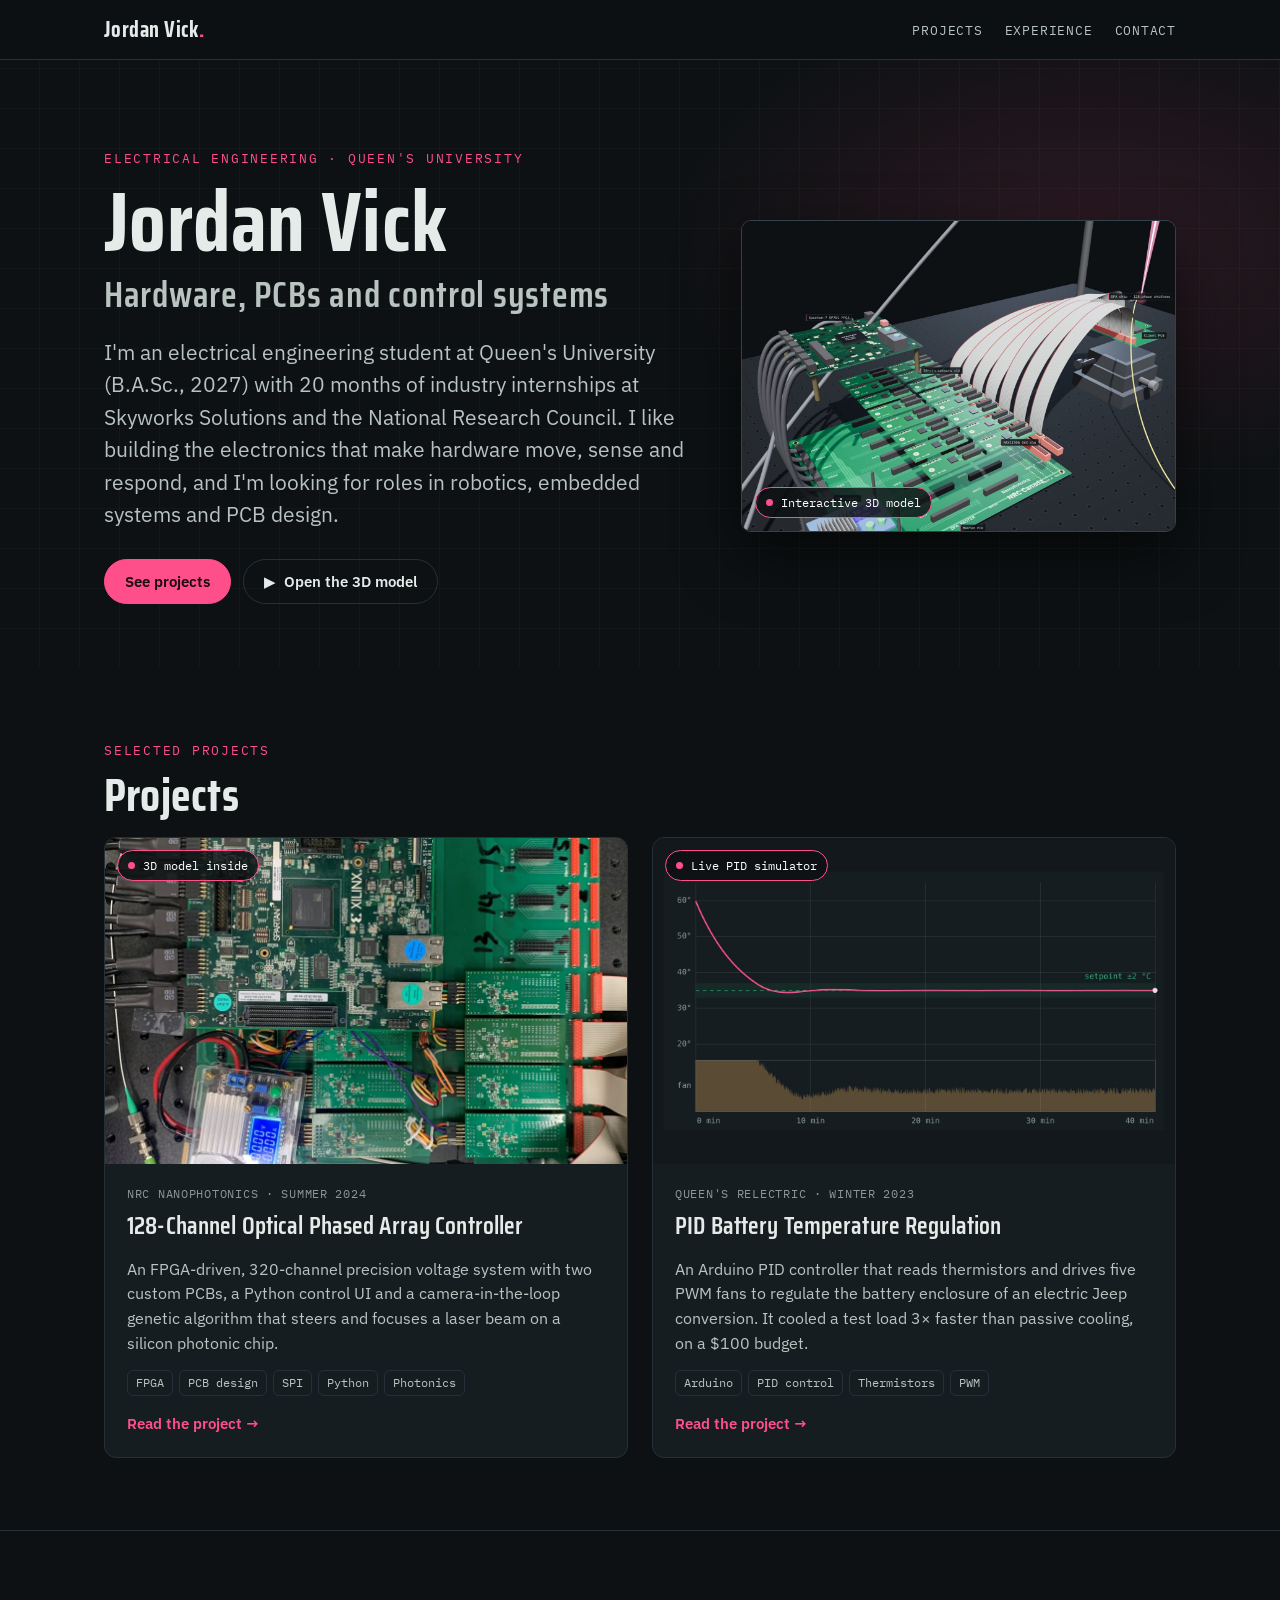
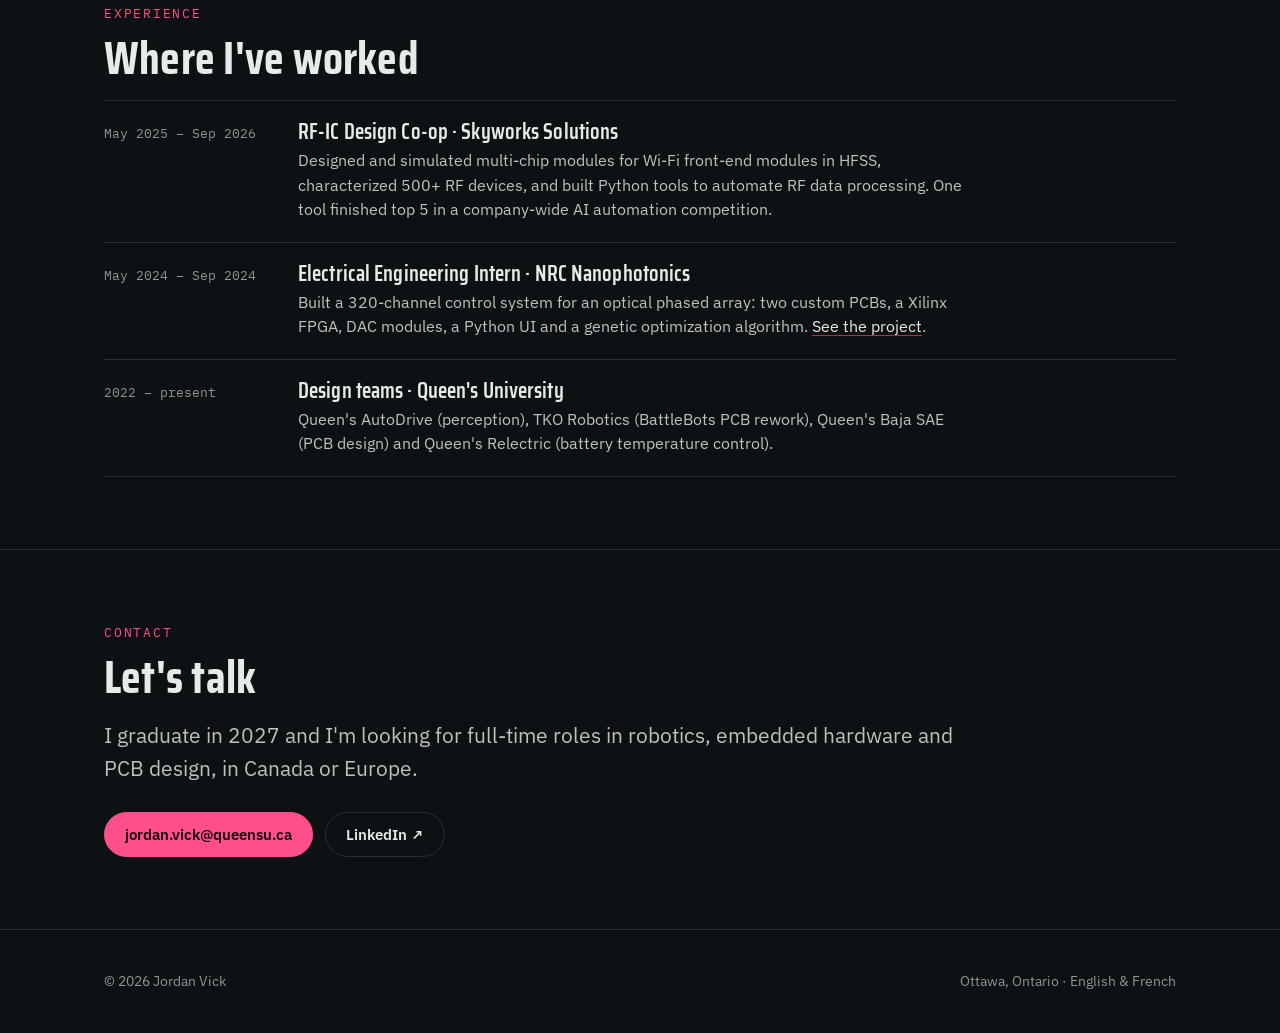
<file: index.html>
<!doctype html>
<html lang="en">
<head>
<meta charset="utf-8">
<meta name="viewport" content="width=device-width, initial-scale=1">
<title>Jordan Vick · Engineering Portfolio</title>
<meta name="description" content="Engineering portfolio of Jordan Vick, Electrical Engineering at Queen's University: hardware, PCB design, FPGA and control systems.">
<meta property="og:title" content="Jordan Vick · Engineering Portfolio">
<meta property="og:description" content="Hardware, PCB design, FPGA and control systems projects, including an interactive 3D model of a 128-channel optical phased array controller.">
<meta property="og:type" content="website">
<meta property="og:url" content="https://jordankylevick-sudo.github.io/Portfolio_JV/">
<meta property="og:image" content="https://jordankylevick-sudo.github.io/Portfolio_JV/assets/og-opa.jpg">
<meta name="twitter:card" content="summary_large_image">
<link rel="preconnect" href="https://fonts.googleapis.com">
<link rel="preconnect" href="https://fonts.gstatic.com" crossorigin>
<link rel="stylesheet" href="https://fonts.googleapis.com/css2?family=IBM+Plex+Mono:wght@400;500&family=IBM+Plex+Sans:wght@400;500;600&family=Saira+Condensed:wght@600;700&display=swap">
<link rel="stylesheet" href="assets/style.css">
</head>
<body>
<nav class="nav" aria-label="Main">
  <div class="wrap">
    <a class="brand" href="./">Jordan Vick<span>.</span></a>
    <ul>
      <li><a class="l" href="#projects">Projects</a></li>
      <li><a class="l" href="#experience">Experience</a></li>
      <li><a class="l" href="#contact">Contact</a></li>
    </ul>
  </div>
</nav>

<main>
<header class="hero">
  <div class="wrap">
    <div>
      <p class="eyebrow">Electrical Engineering · Queen's University</p>
      <h1>Jordan Vick<span>Hardware, PCBs and control systems</span></h1>
      <p class="lead">I'm an electrical engineering student at Queen's University (B.A.Sc., 2027) with 20 months of industry internships at Skyworks Solutions and the National Research Council. I like building the electronics that make hardware move, sense and respond, and I'm looking for roles in robotics, embedded systems and PCB design.</p>
      <div class="cta-row">
        <a class="btn primary" href="#projects">See projects</a>
        <a class="btn" href="projects/opa-controller.html#model">▶&nbsp; Open the 3D model</a>
      </div>
    </div>
    <a class="hero-fig" href="projects/opa-controller.html#model" aria-label="Open the interactive 3D model of the OPA controller">
      <img src="assets/img/opa-3d-exploded.jpg" alt="Exploded 3D render of the optical phased array controller: FPGA board above 16 DAC modules on the master PCB, with ribbon cables to the chip" width="1400" height="1000">
      <span class="tag"><i></i>Interactive 3D model</span>
    </a>
  </div>
</header>

<section id="projects">
  <div class="wrap">
    <p class="eyebrow">Selected projects</p>
    <h2>Projects</h2>
    <div class="cards">
      <a class="card" href="projects/opa-controller.html">
        <div class="media"><img src="assets/img/opa-final-system.jpg" alt="Assembled OPA controller on an optical table: Spartan-7 FPGA, DAC modules and power supply on the custom master PCB" loading="lazy"><span class="tag"><i></i>3D model inside</span></div>
        <div class="body">
          <div class="meta">NRC Nanophotonics · Summer 2024</div>
          <h3>128-Channel Optical Phased Array Controller</h3>
          <p>An FPGA-driven, 320-channel precision voltage system with two custom PCBs, a Python control UI and a camera-in-the-loop genetic algorithm that steers and focuses a laser beam on a silicon photonic chip.</p>
          <div class="chips"><span class="chip">FPGA</span><span class="chip">PCB design</span><span class="chip">SPI</span><span class="chip">Python</span><span class="chip">Photonics</span></div>
          <span class="go">Read the project →</span>
        </div>
      </a>
      <a class="card" href="projects/temperature-regulation.html">
        <div class="media"><img src="assets/img/pid-card.jpg" alt="Simulated temperature response of the PID-controlled battery enclosure settling at its setpoint" loading="lazy"><span class="tag"><i></i>Live PID simulator</span></div>
        <div class="body">
          <div class="meta">Queen's Relectric · Winter 2023</div>
          <h3>PID Battery Temperature Regulation</h3>
          <p>An Arduino PID controller that reads thermistors and drives five PWM fans to regulate the battery enclosure of an electric Jeep conversion. It cooled a test load 3× faster than passive cooling, on a $100 budget.</p>
          <div class="chips"><span class="chip">Arduino</span><span class="chip">PID control</span><span class="chip">Thermistors</span><span class="chip">PWM</span></div>
          <span class="go">Read the project →</span>
        </div>
      </a>
    </div>
  </div>
</section>

<section id="experience">
  <div class="wrap">
    <p class="eyebrow">Experience</p>
    <h2>Where I've worked</h2>
    <div class="xp">
      <div class="xp-row"><div class="when">May 2025 – Sep 2026</div><div><h3>RF-IC Design Co-op · Skyworks Solutions</h3><p>Designed and simulated multi-chip modules for Wi-Fi front-end modules in HFSS, characterized 500+ RF devices, and built Python tools to automate RF data processing. One tool finished top 5 in a company-wide AI automation competition.</p></div></div>
      <div class="xp-row"><div class="when">May 2024 – Sep 2024</div><div><h3>Electrical Engineering Intern · NRC Nanophotonics</h3><p>Built a 320-channel control system for an optical phased array: two custom PCBs, a Xilinx FPGA, DAC modules, a Python UI and a genetic optimization algorithm. <a href="projects/opa-controller.html">See the project</a>.</p></div></div>
      <div class="xp-row"><div class="when">2022 – present</div><div><h3>Design teams · Queen's University</h3><p>Queen's AutoDrive (perception), TKO Robotics (BattleBots PCB rework), Queen's Baja SAE (PCB design) and Queen's Relectric (battery temperature control).</p></div></div>
    </div>
  </div>
</section>

<section id="contact">
  <div class="wrap">
    <p class="eyebrow">Contact</p>
    <h2>Let's talk</h2>
    <p class="lead">I graduate in 2027 and I'm looking for full-time roles in robotics, embedded hardware and PCB design, in Canada or Europe.</p>
    <div class="cta-row">
      <a class="btn primary" href="mailto:jordan.vick@queensu.ca">jordan.vick@queensu.ca</a>
      <a class="btn" href="https://www.linkedin.com/in/jordanvick/" target="_blank" rel="noopener">LinkedIn ↗</a>
    </div>
  </div>
</section>
</main>

<footer>
  <div class="wrap">
    <span>© 2026 Jordan Vick</span>
    <span>Ottawa, Ontario · English &amp; French</span>
  </div>
</footer>
</body>
</html>
</file>
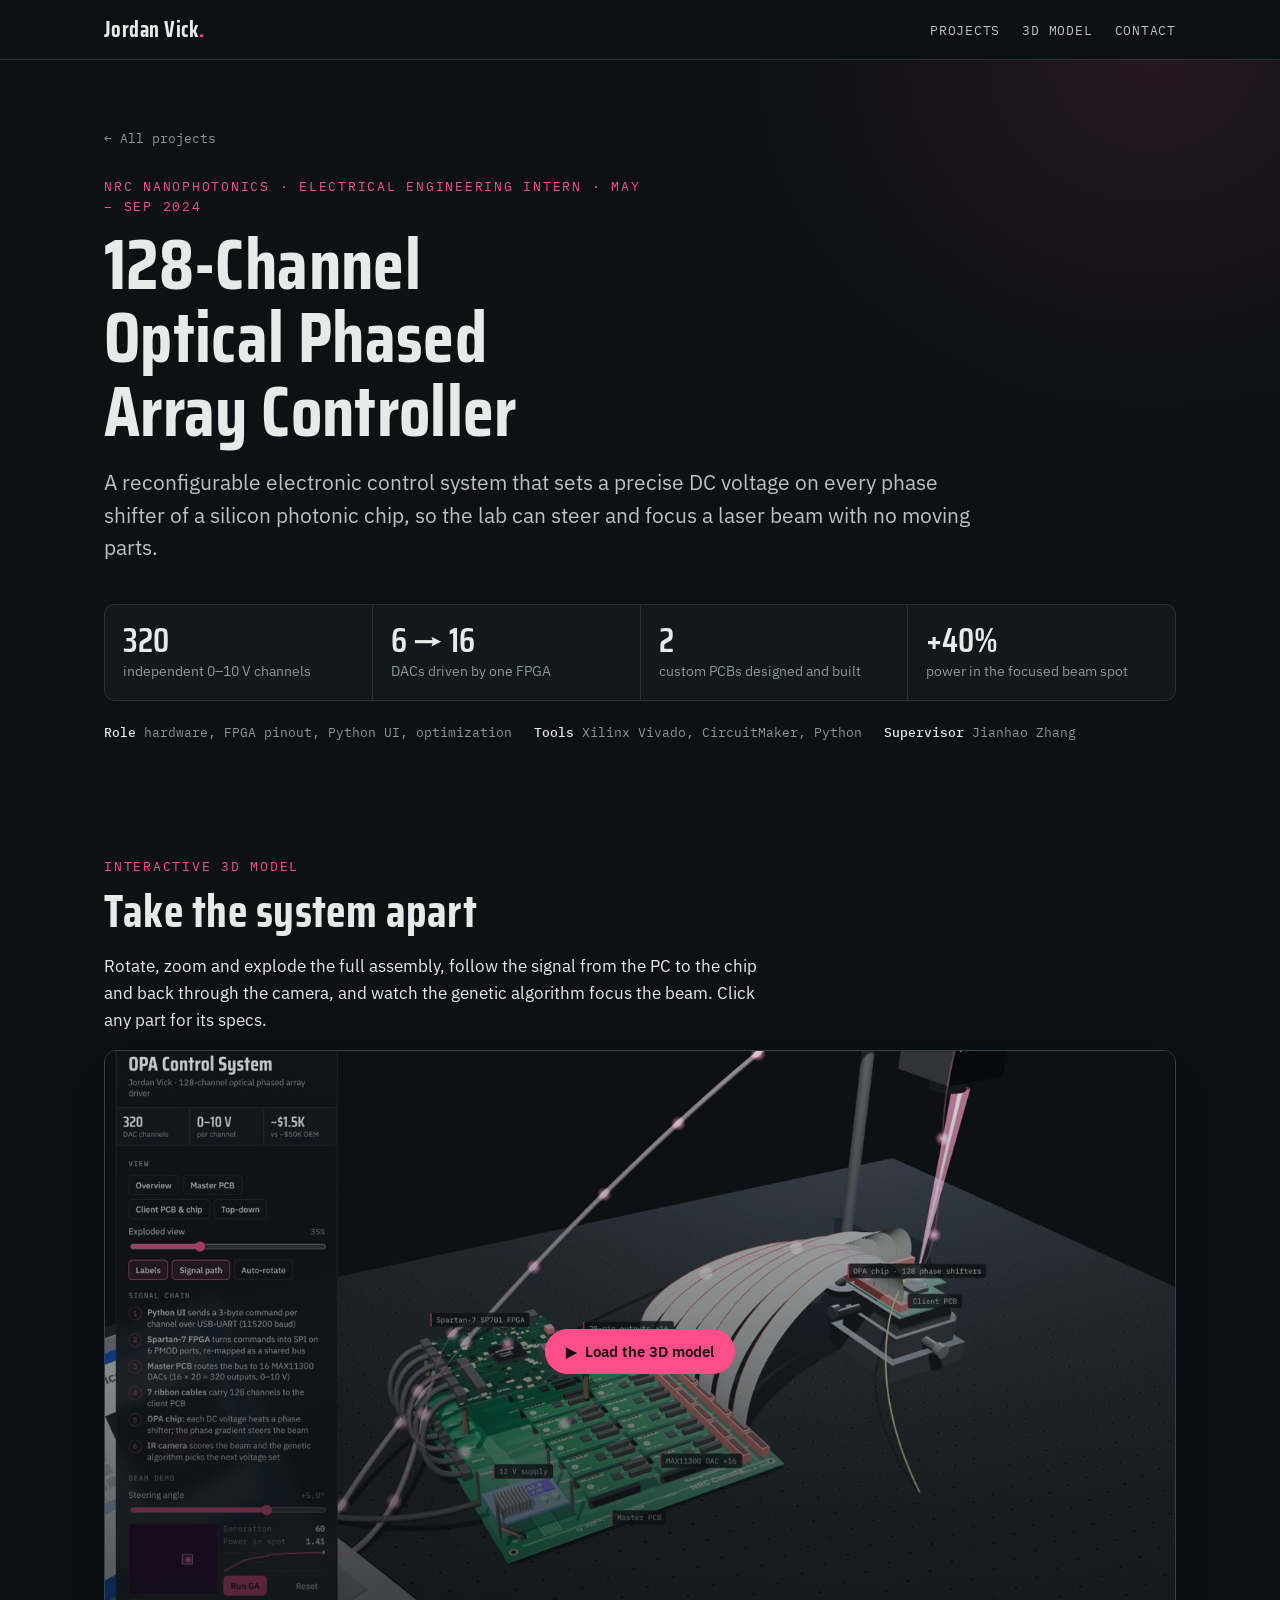
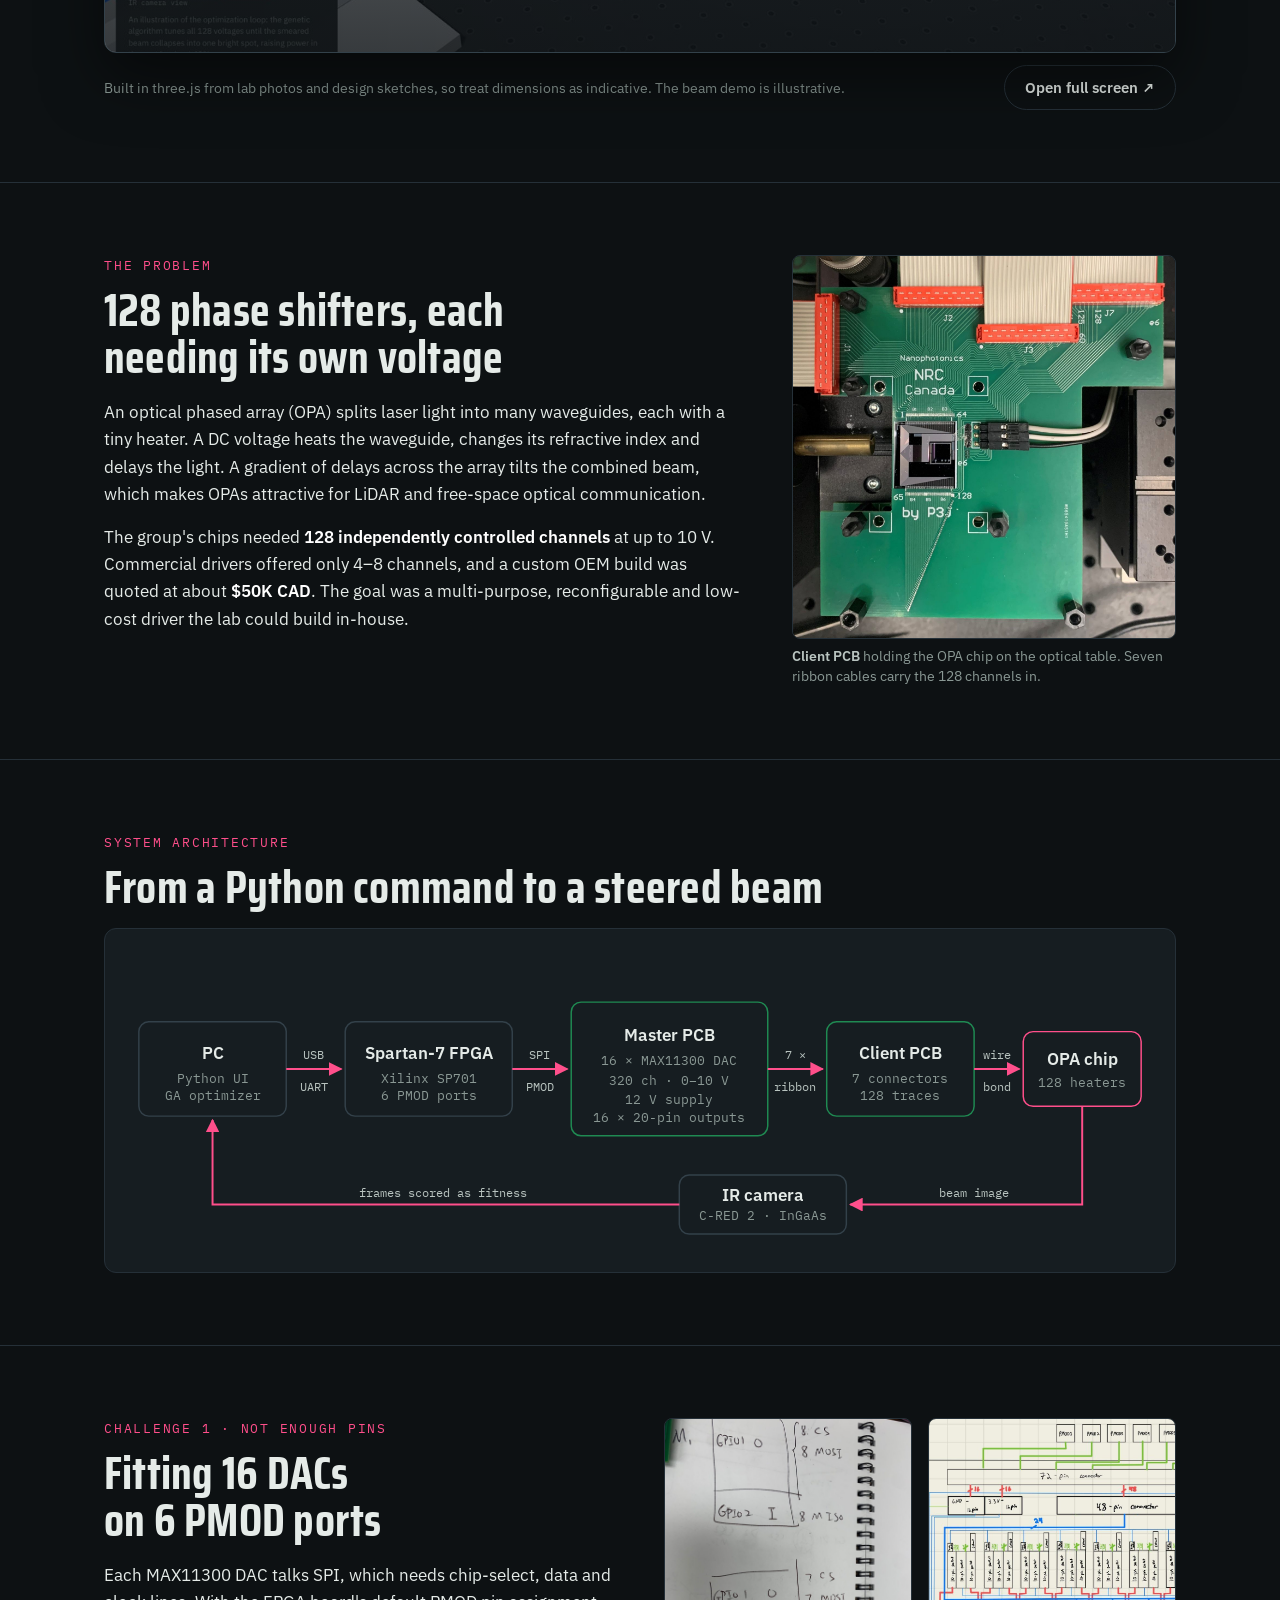
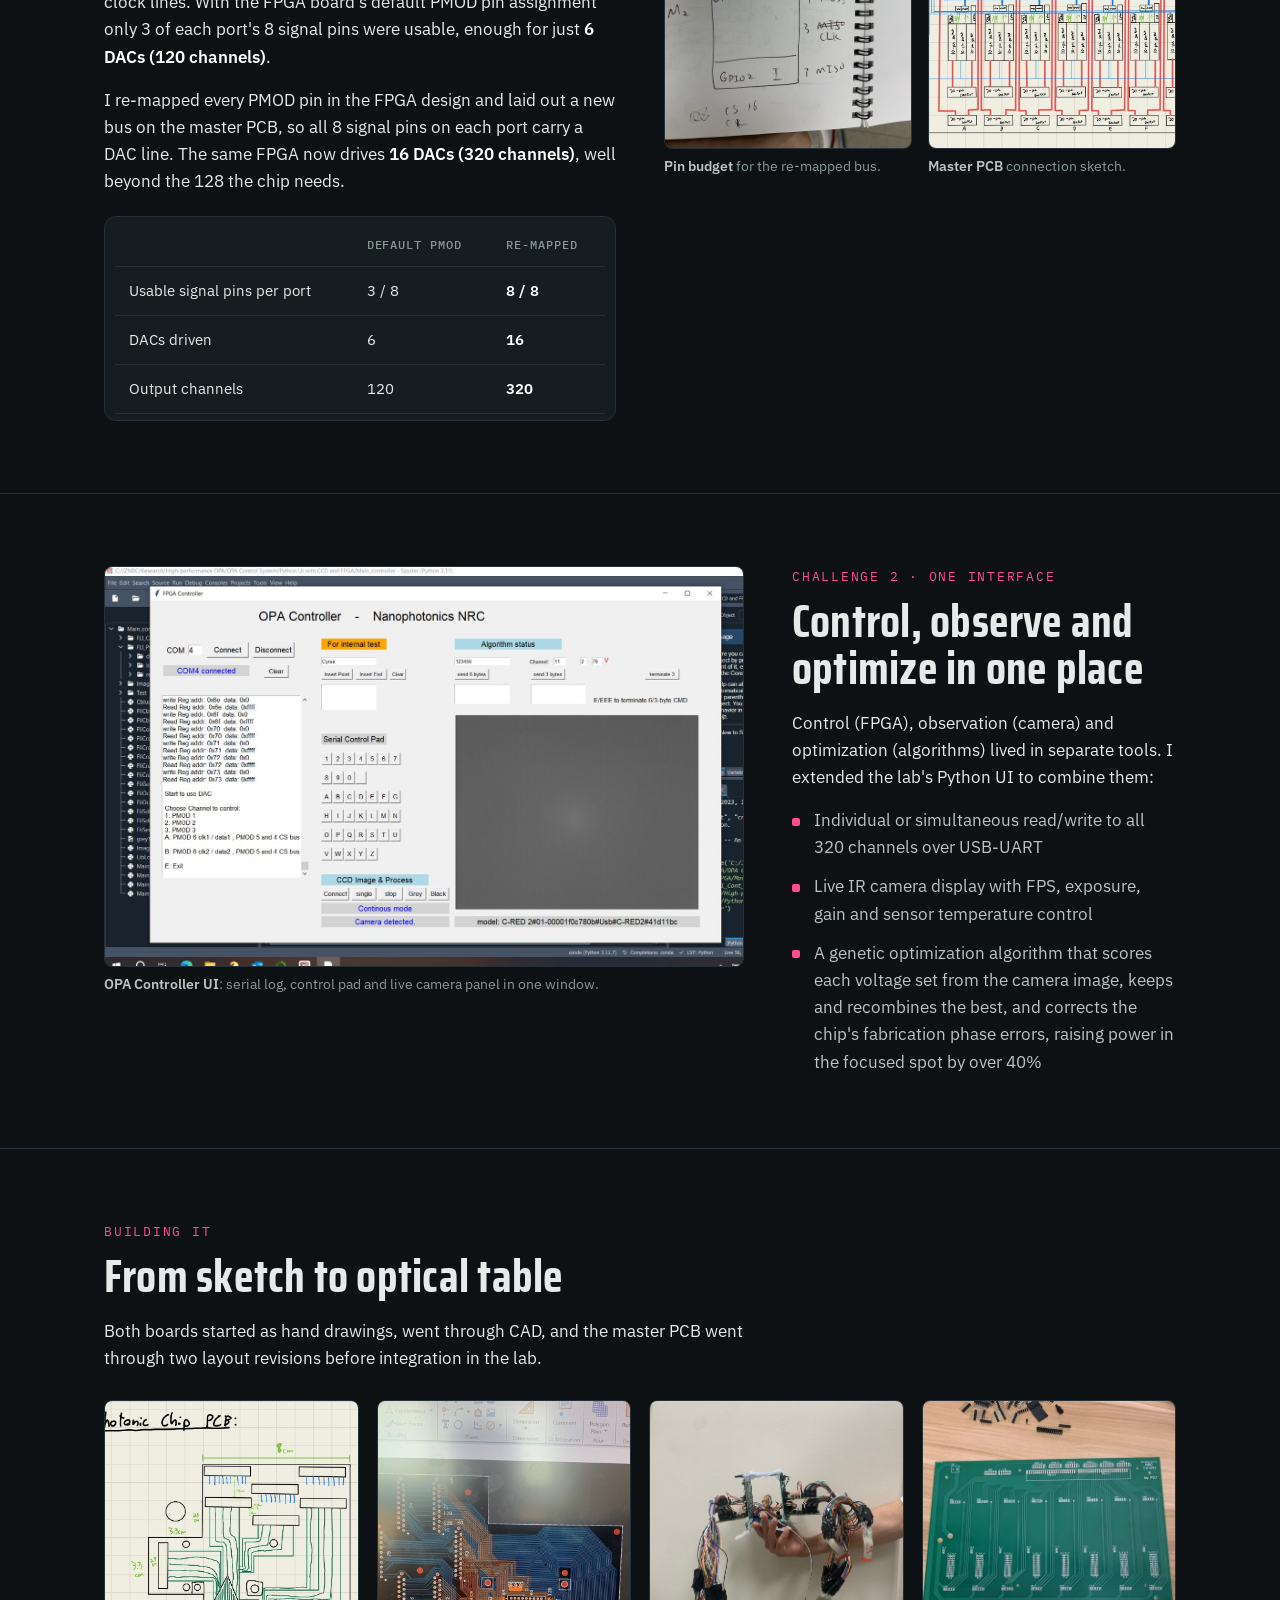
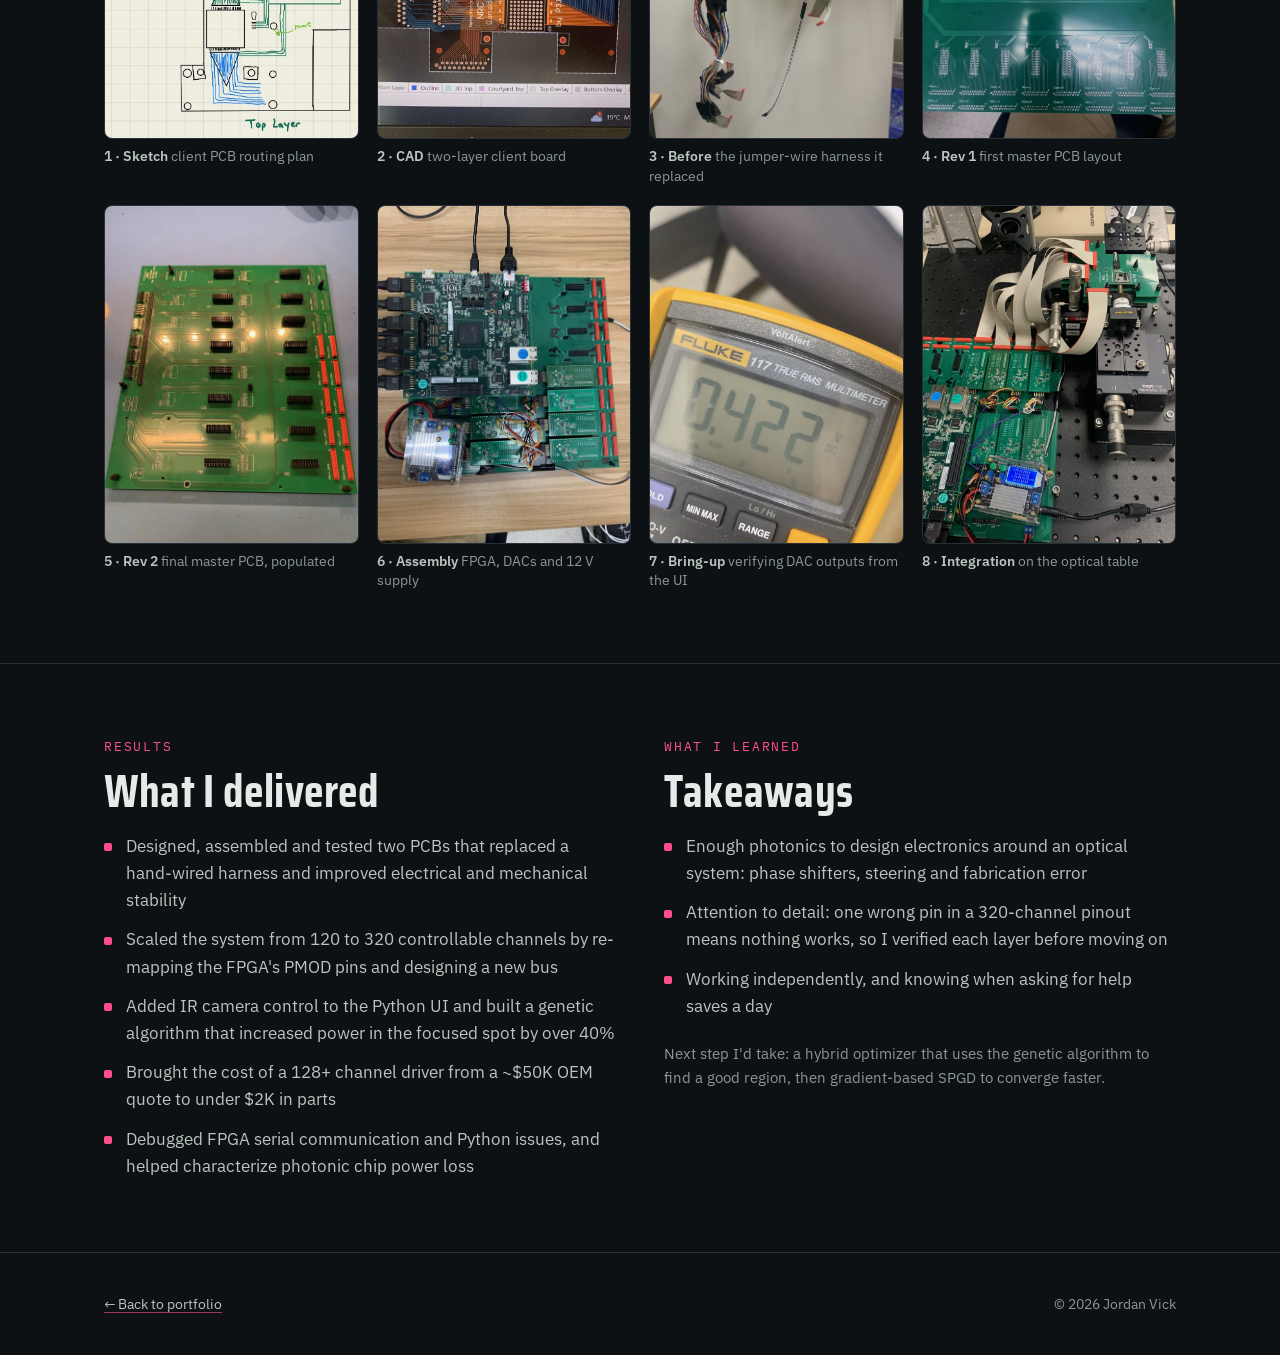
<file: projects/opa-controller.html>
<!doctype html>
<html lang="en">
<head>
<meta charset="utf-8">
<meta name="viewport" content="width=device-width, initial-scale=1">
<title>OPA Controller · Jordan Vick</title>
<meta name="description" content="A 320-channel FPGA and custom-PCB control system for a 128-channel optical phased array, built at NRC Nanophotonics. Includes an interactive 3D model.">
<meta property="og:title" content="128-Channel Optical Phased Array Controller · Jordan Vick">
<meta property="og:description" content="FPGA, two custom PCBs, 16 DACs and a camera-in-the-loop genetic algorithm. Explore it in 3D.">
<meta property="og:type" content="article">
<meta property="og:url" content="https://jordankylevick-sudo.github.io/Portfolio_JV/projects/opa-controller.html">
<meta property="og:image" content="https://jordankylevick-sudo.github.io/Portfolio_JV/assets/og-opa.jpg">
<meta name="twitter:card" content="summary_large_image">
<link rel="preconnect" href="https://fonts.googleapis.com">
<link rel="preconnect" href="https://fonts.gstatic.com" crossorigin>
<link rel="stylesheet" href="https://fonts.googleapis.com/css2?family=IBM+Plex+Mono:wght@400;500&family=IBM+Plex+Sans:wght@400;500;600&family=Saira+Condensed:wght@600;700&display=swap">
<link rel="stylesheet" href="../assets/style.css">
</head>
<body>
<nav class="nav" aria-label="Main">
  <div class="wrap">
    <a class="brand" href="../">Jordan Vick<span>.</span></a>
    <ul>
      <li><a class="l" href="../#projects">Projects</a></li>
      <li><a class="l" href="#model">3D model</a></li>
      <li><a class="l" href="../#contact">Contact</a></li>
    </ul>
  </div>
</nav>

<main>
<header class="p-head">
  <div class="wrap">
    <a class="back" href="../#projects">← All projects</a>
    <p class="eyebrow">NRC Nanophotonics · Electrical Engineering Intern · May – Sep 2024</p>
    <h1>128-Channel Optical Phased Array Controller</h1>
    <p class="lead">A reconfigurable electronic control system that sets a precise DC voltage on every phase shifter of a silicon photonic chip, so the lab can steer and focus a laser beam with no moving parts.</p>
    <div class="facts">
      <div class="fact"><b>320</b><span>independent 0–10 V channels</span></div>
      <div class="fact"><b>6 → 16</b><span>DACs driven by one FPGA</span></div>
      <div class="fact"><b>2</b><span>custom PCBs designed and built</span></div>
      <div class="fact"><b>+40%</b><span>power in the focused beam spot</span></div>
    </div>
    <div class="meta-row"><span><b>Role</b> hardware, FPGA pinout, Python UI, optimization</span><span><b>Tools</b> Xilinx Vivado, CircuitMaker, Python</span><span><b>Supervisor</b> Jianhao Zhang</span></div>
  </div>
</header>

<section id="model">
  <div class="wrap">
    <p class="eyebrow">Interactive 3D model</p>
    <h2>Take the system apart</h2>
    <p>Rotate, zoom and explode the full assembly, follow the signal from the PC to the chip and back through the camera, and watch the genetic algorithm focus the beam. Click any part for its specs.</p>
    <div class="viewer">
      <button class="poster" id="poster" style="background-image:url('../assets/img/opa-3d-hero.jpg')" aria-label="Load the interactive 3D model"><span class="btn primary">▶&nbsp; Load the 3D model</span></button>
    </div>
    <div class="viewer-bar">
      <span class="muted" style="font-size:14px">Built in three.js from lab photos and design sketches, so treat dimensions as indicative. The beam demo is illustrative.</span>
      <a class="btn" href="../opa-3d/" target="_blank" rel="noopener">Open full screen ↗</a>
    </div>
  </div>
</section>

<section>
  <div class="wrap split wide-left">
    <div>
      <p class="eyebrow">The problem</p>
      <h2>128 phase shifters, each needing its own voltage</h2>
      <p>An optical phased array (OPA) splits laser light into many waveguides, each with a tiny heater. A DC voltage heats the waveguide, changes its refractive index and delays the light. A gradient of delays across the array tilts the combined beam, which makes OPAs attractive for LiDAR and free-space optical communication.</p>
      <p>The group's chips needed <strong>128 independently controlled channels</strong> at up to 10 V. Commercial drivers offered only 4–8 channels, and a custom OEM build was quoted at about <strong>$50K CAD</strong>. The goal was a multi-purpose, reconfigurable and low-cost driver the lab could build in-house.</p>
    </div>
    <figure>
      <img src="../assets/img/opa-final-client.jpg" alt="Client PCB holding the OPA chip, with ribbon cables plugged into its red connectors" loading="lazy">
      <figcaption><b>Client PCB</b> holding the OPA chip on the optical table. Seven ribbon cables carry the 128 channels in.</figcaption>
    </figure>
  </div>
</section>

<section>
  <div class="wrap">
    <p class="eyebrow">System architecture</p>
    <h2>From a Python command to a steered beam</h2>
    <div class="diagram panel" role="img" aria-label="Signal chain: PC running a Python UI connects over USB-UART to a Spartan-7 FPGA, which drives 16 MAX11300 DACs on the master PCB over SPI through 6 PMOD ports. Seven ribbon cables carry 128 channels to the client PCB and the OPA chip. An IR camera images the beam and feeds back to the PC.">
      <svg viewBox="0 0 1040 300" xmlns="http://www.w3.org/2000/svg" font-family="IBM Plex Sans, sans-serif">
        <defs>
          <marker id="ar" viewBox="0 0 10 10" refX="9" refY="5" markerWidth="7" markerHeight="7" orient="auto"><path d="M0 0L10 5L0 10z" fill="#ff4f8b"/></marker>
        </defs>
        <g fill="#161d21" stroke="#33414a" stroke-width="1.5">
          <rect x="10" y="70" width="150" height="96" rx="10"/>
          <rect x="220" y="70" width="170" height="96" rx="10"/>
          <rect x="450" y="50" width="200" height="136" rx="10" stroke="#1f8a52"/>
          <rect x="710" y="70" width="150" height="96" rx="10" stroke="#1f8a52"/>
          <rect x="910" y="80" width="120" height="76" rx="10" stroke="#ff4f8b"/>
          <rect x="560" y="226" width="170" height="60" rx="10"/>
        </g>
        <g fill="#e5ebe8" font-size="17" font-weight="600" text-anchor="middle">
          <text x="85" y="108">PC</text>
          <text x="305" y="108">Spartan-7 FPGA</text>
          <text x="550" y="90">Master PCB</text>
          <text x="785" y="108">Client PCB</text>
          <text x="970" y="114">OPA chip</text>
          <text x="645" y="252">IR camera</text>
        </g>
        <g fill="#8a9894" font-size="13" text-anchor="middle" font-family="IBM Plex Mono, monospace">
          <text x="85" y="132">Python UI</text><text x="85" y="150">GA optimizer</text>
          <text x="305" y="132">Xilinx SP701</text><text x="305" y="150">6 PMOD ports</text>
          <text x="550" y="114">16 × MAX11300 DAC</text><text x="550" y="134">320 ch · 0–10 V</text><text x="550" y="154">12 V supply</text><text x="550" y="172">16 × 20-pin outputs</text>
          <text x="785" y="132">7 connectors</text><text x="785" y="150">128 traces</text>
          <text x="970" y="136">128 heaters</text>
          <text x="645" y="272">C-RED 2 · InGaAs</text>
        </g>
        <g stroke="#ff4f8b" stroke-width="2" fill="none" marker-end="url(#ar)">
          <path d="M160 118H216"/><path d="M390 118H446"/><path d="M650 118H706"/><path d="M860 118H906"/>
          <path d="M970 156V256H734"/>
          <path d="M560 256H85V170"/>
        </g>
        <g fill="#b9c4c0" font-size="12.5" font-family="IBM Plex Mono, monospace" text-anchor="middle">
          <text x="188" y="108">USB</text><text x="188" y="140">UART</text>
          <text x="418" y="108">SPI</text><text x="418" y="140">PMOD</text>
          <text x="678" y="108">7 ×</text><text x="678" y="140">ribbon</text>
          <text x="883" y="108">wire</text><text x="883" y="140">bond</text>
          <text x="860" y="248">beam image</text>
          <text x="320" y="248">frames scored as fitness</text>
        </g>
      </svg>
    </div>
  </div>
</section>

<section>
  <div class="wrap split">
    <div>
      <p class="eyebrow">Challenge 1 · Not enough pins</p>
      <h2>Fitting 16 DACs on 6 PMOD ports</h2>
      <p>Each MAX11300 DAC talks SPI, which needs chip-select, data and clock lines. With the FPGA board's default PMOD pin assignment only 3 of each port's 8 signal pins were usable, enough for just <strong>6 DACs (120 channels)</strong>.</p>
      <p>I re-mapped every PMOD pin in the FPGA design and laid out a new bus on the master PCB, so all 8 signal pins on each port carry a DAC line. The same FPGA now drives <strong>16 DACs (320 channels)</strong>, well beyond the 128 the chip needs.</p>
      <div class="table-scroll panel" style="padding:6px 10px;margin-top:20px">
        <table class="compare">
          <thead><tr><th></th><th>Default PMOD</th><th>Re-mapped</th></tr></thead>
          <tbody>
            <tr><td>Usable signal pins per port</td><td>3 / 8</td><td class="hi">8 / 8</td></tr>
            <tr><td>DACs driven</td><td>6</td><td class="hi">16</td></tr>
            <tr><td>Output channels</td><td>120</td><td class="hi">320</td></tr>
          </tbody>
        </table>
      </div>
    </div>
    <div style="display:grid;grid-template-columns:1fr 1fr;gap:16px">
      <figure><img src="../assets/img/opa-pin-budget.jpg" alt="Notebook page budgeting chip-select, MOSI, MISO and clock lines across two GPIO banks" loading="lazy" style="aspect-ratio:3/4;object-fit:cover"><figcaption><b>Pin budget</b> for the re-mapped bus.</figcaption></figure>
      <figure><img src="../assets/img/opa-master-sketch.jpg" alt="Hand sketch of the master PCB: six PMODs into a 72-pin header feeding 16 DAC sockets and 20-pin outputs" loading="lazy" style="aspect-ratio:3/4;object-fit:cover"><figcaption><b>Master PCB</b> connection sketch.</figcaption></figure>
    </div>
  </div>
</section>

<section>
  <div class="wrap split wide-left">
    <figure>
      <img src="../assets/img/opa-ui.jpg" alt="OPA Controller Python UI with a serial log, a control pad and a live IR camera image" loading="lazy">
      <figcaption><b>OPA Controller UI</b>: serial log, control pad and live camera panel in one window.</figcaption>
    </figure>
    <div>
      <p class="eyebrow">Challenge 2 · One interface</p>
      <h2>Control, observe and optimize in one place</h2>
      <p>Control (FPGA), observation (camera) and optimization (algorithms) lived in separate tools. I extended the lab's Python UI to combine them:</p>
      <ul class="bullets">
        <li>Individual or simultaneous read/write to all 320 channels over USB-UART</li>
        <li>Live IR camera display with FPS, exposure, gain and sensor temperature control</li>
        <li>A genetic optimization algorithm that scores each voltage set from the camera image, keeps and recombines the best, and corrects the chip's fabrication phase errors, raising power in the focused spot by over 40%</li>
      </ul>
    </div>
  </div>
</section>

<section>
  <div class="wrap">
    <p class="eyebrow">Building it</p>
    <h2>From sketch to optical table</h2>
    <p>Both boards started as hand drawings, went through CAD, and the master PCB went through two layout revisions before integration in the lab.</p>
    <div class="gallery" style="margin-top:28px">
      <figure><img src="../assets/img/opa-sketch-top.jpg" alt="Hand-drawn top layer routing plan for the client PCB" loading="lazy"><figcaption><b>1 · Sketch</b> client PCB routing plan</figcaption></figure>
      <figure><img src="../assets/img/opa-client-cad.jpg" alt="Client PCB two-layer layout in CircuitMaker" loading="lazy"><figcaption><b>2 · CAD</b> two-layer client board</figcaption></figure>
      <figure><img src="../assets/img/opa-harness.jpg" alt="Original jumper-wire harness between DAC modules" loading="lazy"><figcaption><b>3 · Before</b> the jumper-wire harness it replaced</figcaption></figure>
      <figure><img src="../assets/img/opa-rev1.jpg" alt="First revision of the bare master PCB" loading="lazy"><figcaption><b>4 · Rev 1</b> first master PCB layout</figcaption></figure>
      <figure><img src="../assets/img/opa-rev2.jpg" alt="Final master PCB with sockets, PMOD headers and red output connectors" loading="lazy"><figcaption><b>5 · Rev 2</b> final master PCB, populated</figcaption></figure>
      <figure><img src="../assets/img/opa-populated.jpg" alt="FPGA mounted over the master PCB with DAC modules and 12 V supply" loading="lazy"><figcaption><b>6 · Assembly</b> FPGA, DACs and 12 V supply</figcaption></figure>
      <figure><img src="../assets/img/opa-multimeter.jpg" alt="Multimeter reading 0.422 V at a DAC output during a UI test" loading="lazy"><figcaption><b>7 · Bring-up</b> verifying DAC outputs from the UI</figcaption></figure>
      <figure><img src="../assets/img/opa-bench.jpg" alt="Controller on the optical table with ribbon cables to the client PCB on a positioning stage" loading="lazy"><figcaption><b>8 · Integration</b> on the optical table</figcaption></figure>
    </div>
  </div>
</section>

<section>
  <div class="wrap split">
    <div>
      <p class="eyebrow">Results</p>
      <h2>What I delivered</h2>
      <ul class="bullets">
        <li>Designed, assembled and tested two PCBs that replaced a hand-wired harness and improved electrical and mechanical stability</li>
        <li>Scaled the system from 120 to 320 controllable channels by re-mapping the FPGA's PMOD pins and designing a new bus</li>
        <li>Added IR camera control to the Python UI and built a genetic algorithm that increased power in the focused spot by over 40%</li>
        <li>Brought the cost of a 128+ channel driver from a ~$50K OEM quote to under $2K in parts</li>
        <li>Debugged FPGA serial communication and Python issues, and helped characterize photonic chip power loss</li>
      </ul>
    </div>
    <div>
      <p class="eyebrow">What I learned</p>
      <h2>Takeaways</h2>
      <ul class="bullets">
        <li>Enough photonics to design electronics around an optical system: phase shifters, steering and fabrication error</li>
        <li>Attention to detail: one wrong pin in a 320-channel pinout means nothing works, so I verified each layer before moving on</li>
        <li>Working independently, and knowing when asking for help saves a day</li>
      </ul>
      <p class="muted" style="margin-top:22px;font-size:15px">Next step I'd take: a hybrid optimizer that uses the genetic algorithm to find a good region, then gradient-based SPGD to converge faster.</p>
    </div>
  </div>
</section>
</main>

<footer>
  <div class="wrap">
    <a href="../">← Back to portfolio</a>
    <span>© 2026 Jordan Vick</span>
  </div>
</footer>

<script>
  // load the 3D model only when asked, so the page stays fast
  document.getElementById('poster').addEventListener('click', function () {
    var f = document.createElement('iframe');
    f.src = '../opa-3d/';
    f.title = 'Interactive 3D model of the OPA controller';
    f.setAttribute('allow', 'fullscreen');
    this.replaceWith(f);
  });
</script>
</body>
</html>
</file>
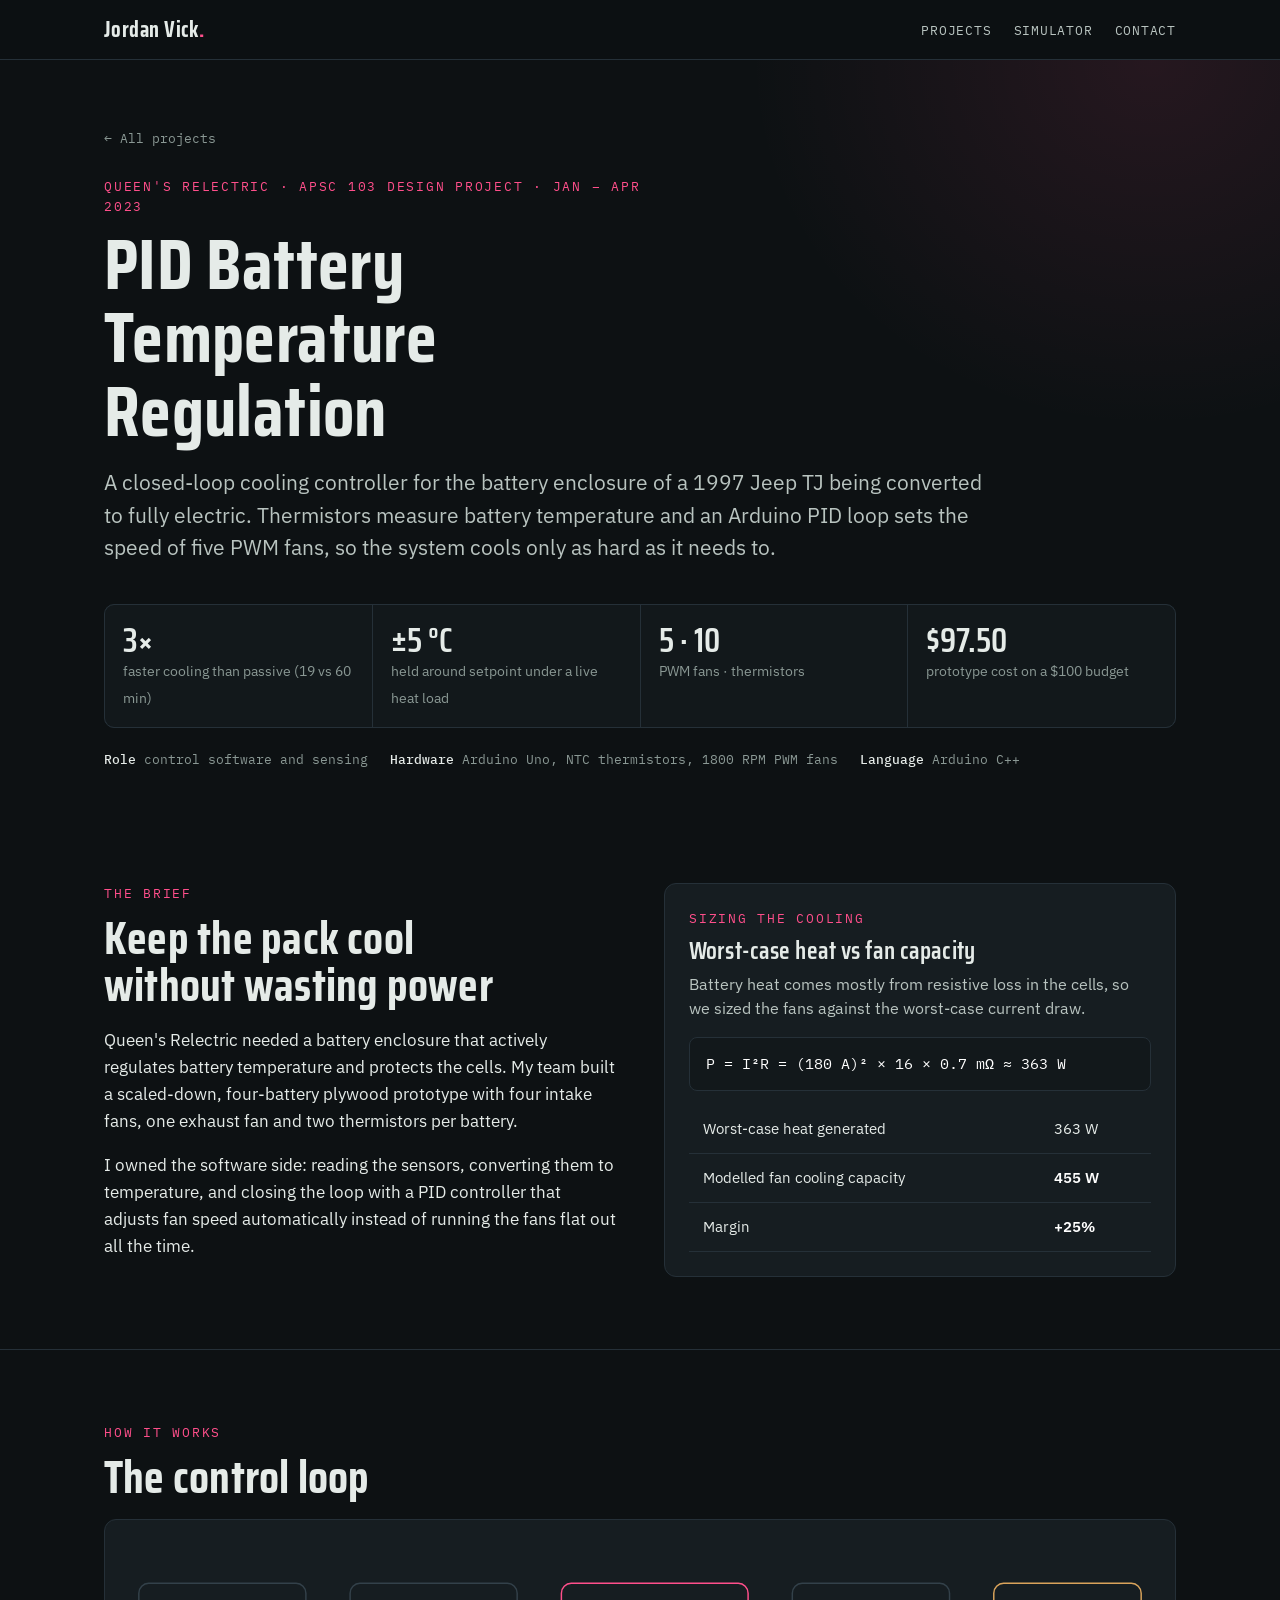
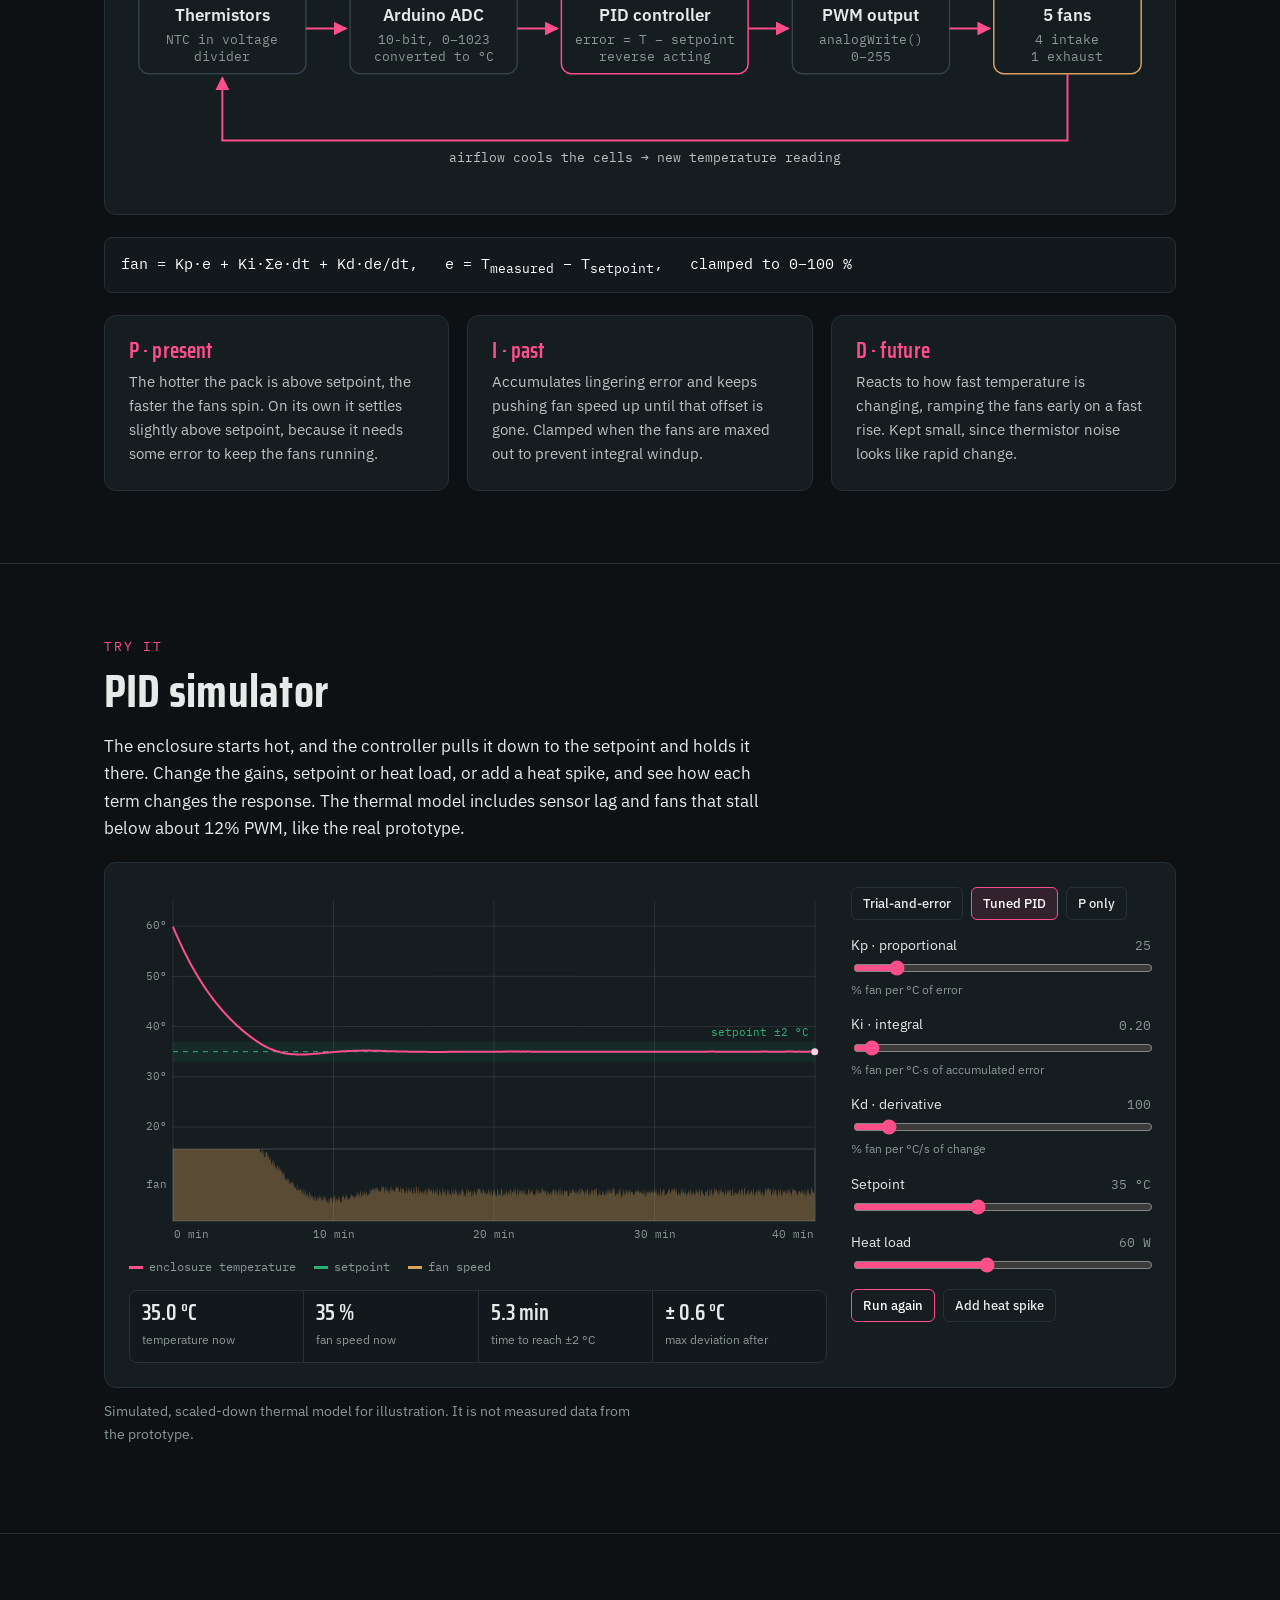
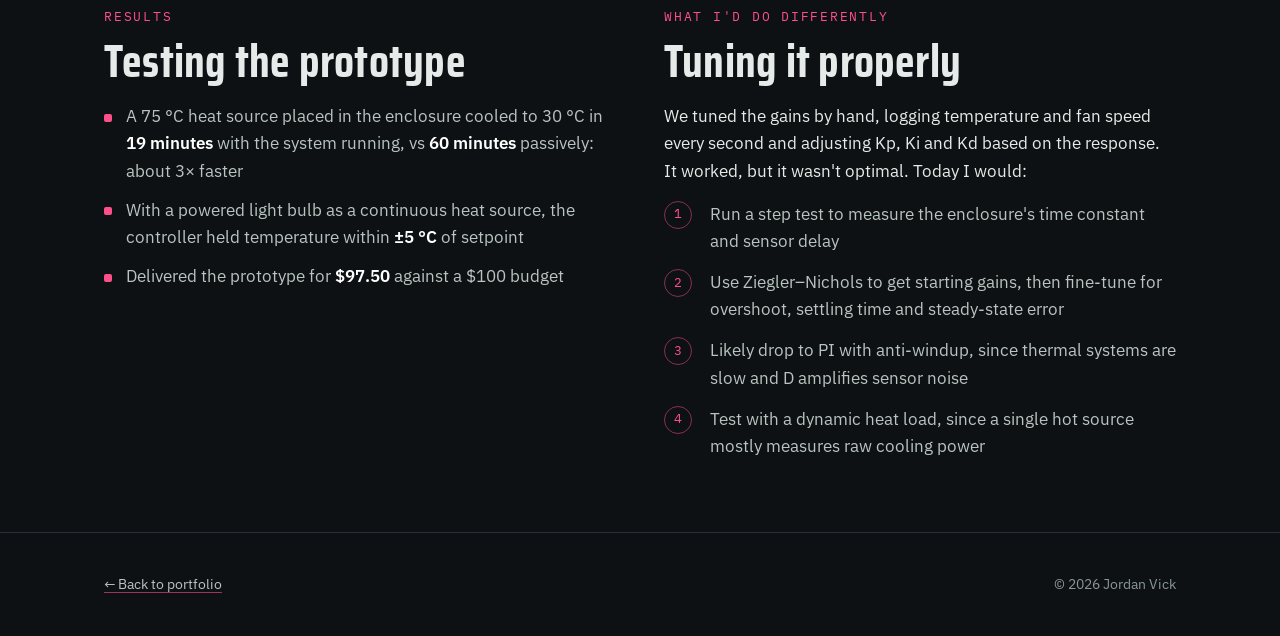
<file: projects/temperature-regulation.html>
<!doctype html>
<html lang="en">
<head>
<meta charset="utf-8">
<meta name="viewport" content="width=device-width, initial-scale=1">
<title>PID Temperature Regulation · Jordan Vick</title>
<meta name="description" content="An Arduino PID controller that reads thermistors and drives PWM fans to regulate an EV battery enclosure, with a live PID simulator.">
<meta property="og:title" content="PID Battery Temperature Regulation · Jordan Vick">
<meta property="og:description" content="Arduino PID control of PWM fans from thermistor feedback for an electric Jeep conversion. Try the live PID simulator.">
<meta property="og:type" content="article">
<meta property="og:url" content="https://jordankylevick-sudo.github.io/Portfolio_JV/projects/temperature-regulation.html">
<meta property="og:image" content="https://jordankylevick-sudo.github.io/Portfolio_JV/assets/img/pid-card.jpg">
<link rel="preconnect" href="https://fonts.googleapis.com">
<link rel="preconnect" href="https://fonts.gstatic.com" crossorigin>
<link rel="stylesheet" href="https://fonts.googleapis.com/css2?family=IBM+Plex+Mono:wght@400;500&family=IBM+Plex+Sans:wght@400;500;600&family=Saira+Condensed:wght@600;700&display=swap">
<link rel="stylesheet" href="../assets/style.css">
<style>
  .sim { display: grid; grid-template-columns: minmax(0, 1fr) 300px; gap: 24px; align-items: start; }
  .sim canvas { width: 100%; height: 360px; display: block; }
  .ctrls { display: grid; gap: 14px; }
  .sl { display: grid; grid-template-columns: 1fr auto; gap: 2px 10px; align-items: center; font-size: 14px; }
  .sl output { font-family: var(--font-mono); font-size: 12.5px; color: var(--muted); font-variant-numeric: tabular-nums; }
  .sl input { grid-column: 1 / -1; width: 100%; accent-color: var(--beam); }
  .sl small { grid-column: 1 / -1; color: var(--muted); font-size: 12px; }
  .presets { display: flex; flex-wrap: wrap; gap: 8px; }
  .presets button, .simbtn { font: 500 13px var(--font-body); color: var(--ink); background: transparent; border: 1px solid var(--line); border-radius: 6px; padding: 7px 11px; cursor: pointer; }
  .presets button:hover, .simbtn:hover { border-color: #44535d; }
  .presets button[aria-pressed="true"] { border-color: var(--beam); background: rgba(255,79,139,.12); color: #fff; }
  .readouts { display: grid; grid-template-columns: repeat(4, 1fr); gap: 1px; background: var(--line); border: 1px solid var(--line); border-radius: 8px; overflow: hidden; margin-top: 14px; }
  .readouts div { background: var(--bg-2); padding: 10px 12px; }
  .readouts b { display: block; font-family: var(--font-display); font-size: 22px; font-weight: 600; font-variant-numeric: tabular-nums; line-height: 1.1; }
  .readouts span { font-size: 12px; color: var(--muted); }
  .legend { display: flex; gap: 18px; flex-wrap: wrap; font-family: var(--font-mono); font-size: 12px; color: var(--muted); margin-top: 10px; }
  .legend i { display: inline-block; width: 14px; height: 3px; vertical-align: middle; margin-right: 6px; }
  .eq { font-family: var(--font-mono); font-size: 15px; background: var(--bg-2); border: 1px solid var(--line); border-radius: 8px; padding: 14px 16px; overflow-x: auto; color: #fff; white-space: nowrap; }
  .terms { display: grid; grid-template-columns: repeat(3, 1fr); gap: 18px; margin-top: 22px; }
  .terms .panel h3 { color: var(--beam); font-size: 22px; }
  .terms .panel p { font-size: 15px; color: var(--ink-2); margin: 0; }
  @media (max-width: 900px) { .sim { grid-template-columns: 1fr; } .terms { grid-template-columns: 1fr; } .readouts { grid-template-columns: repeat(2, 1fr); } .sim canvas { height: 300px; } }
</style>
</head>
<body>
<nav class="nav" aria-label="Main">
  <div class="wrap">
    <a class="brand" href="../">Jordan Vick<span>.</span></a>
    <ul>
      <li><a class="l" href="../#projects">Projects</a></li>
      <li><a class="l" href="#simulator">Simulator</a></li>
      <li><a class="l" href="../#contact">Contact</a></li>
    </ul>
  </div>
</nav>

<main>
<header class="p-head">
  <div class="wrap">
    <a class="back" href="../#projects">← All projects</a>
    <p class="eyebrow">Queen's Relectric · APSC 103 design project · Jan – Apr 2023</p>
    <h1>PID Battery Temperature Regulation</h1>
    <p class="lead">A closed-loop cooling controller for the battery enclosure of a 1997 Jeep TJ being converted to fully electric. Thermistors measure battery temperature and an Arduino PID loop sets the speed of five PWM fans, so the system cools only as hard as it needs to.</p>
    <div class="facts">
      <div class="fact"><b>3×</b><span>faster cooling than passive (19 vs 60 min)</span></div>
      <div class="fact"><b>±5 °C</b><span>held around setpoint under a live heat load</span></div>
      <div class="fact"><b>5 · 10</b><span>PWM fans · thermistors</span></div>
      <div class="fact"><b>$97.50</b><span>prototype cost on a $100 budget</span></div>
    </div>
    <div class="meta-row"><span><b>Role</b> control software and sensing</span><span><b>Hardware</b> Arduino Uno, NTC thermistors, 1800 RPM PWM fans</span><span><b>Language</b> Arduino C++</span></div>
  </div>
</header>

<section>
  <div class="wrap split">
    <div>
      <p class="eyebrow">The brief</p>
      <h2>Keep the pack cool without wasting power</h2>
      <p>Queen's Relectric needed a battery enclosure that actively regulates battery temperature and protects the cells. My team built a scaled-down, four-battery plywood prototype with four intake fans, one exhaust fan and two thermistors per battery.</p>
      <p>I owned the software side: reading the sensors, converting them to temperature, and closing the loop with a PID controller that adjusts fan speed automatically instead of running the fans flat out all the time.</p>
    </div>
    <div class="panel">
      <p class="eyebrow" style="margin-bottom:10px">Sizing the cooling</p>
      <h3>Worst-case heat vs fan capacity</h3>
      <p style="color:var(--ink-2);font-size:15.5px">Battery heat comes mostly from resistive loss in the cells, so we sized the fans against the worst-case current draw.</p>
      <div class="eq">P = I²R = (180 A)² × 16 × 0.7 mΩ ≈ 363 W</div>
      <div class="table-scroll" style="margin-top:14px">
        <table class="compare">
          <tbody>
            <tr><td>Worst-case heat generated</td><td>363 W</td></tr>
            <tr><td>Modelled fan cooling capacity</td><td class="hi">455 W</td></tr>
            <tr><td>Margin</td><td class="hi">+25%</td></tr>
          </tbody>
        </table>
      </div>
    </div>
  </div>
</section>

<section>
  <div class="wrap">
    <p class="eyebrow">How it works</p>
    <h2>The control loop</h2>
    <div class="diagram panel" role="img" aria-label="Control loop: NTC thermistor in a voltage divider feeds the Arduino's 10-bit ADC, which converts the reading to temperature. The PID controller compares it to the setpoint and outputs a 0 to 255 PWM command to five fans, which cool the enclosure, closing the loop.">
      <svg viewBox="0 0 1040 250" xmlns="http://www.w3.org/2000/svg" font-family="IBM Plex Sans, sans-serif">
        <defs><marker id="ar2" viewBox="0 0 10 10" refX="9" refY="5" markerWidth="7" markerHeight="7" orient="auto"><path d="M0 0L10 5L0 10z" fill="#ff4f8b"/></marker></defs>
        <g fill="#161d21" stroke="#33414a" stroke-width="1.5">
          <rect x="10" y="40" width="170" height="92" rx="10"/>
          <rect x="225" y="40" width="170" height="92" rx="10"/>
          <rect x="440" y="40" width="190" height="92" rx="10" stroke="#ff4f8b"/>
          <rect x="675" y="40" width="160" height="92" rx="10"/>
          <rect x="880" y="40" width="150" height="92" rx="10" stroke="#d9a35b"/>
        </g>
        <g fill="#e5ebe8" font-size="17" font-weight="600" text-anchor="middle">
          <text x="95" y="78">Thermistors</text><text x="310" y="78">Arduino ADC</text><text x="535" y="78">PID controller</text><text x="755" y="78">PWM output</text><text x="955" y="78">5 fans</text>
        </g>
        <g fill="#8a9894" font-size="13" text-anchor="middle" font-family="IBM Plex Mono, monospace">
          <text x="95" y="102">NTC in voltage</text><text x="95" y="119">divider</text>
          <text x="310" y="102">10-bit, 0–1023</text><text x="310" y="119">converted to °C</text>
          <text x="535" y="102">error = T − setpoint</text><text x="535" y="119">reverse acting</text>
          <text x="755" y="102">analogWrite()</text><text x="755" y="119">0–255</text>
          <text x="955" y="102">4 intake</text><text x="955" y="119">1 exhaust</text>
        </g>
        <g stroke="#ff4f8b" stroke-width="2" fill="none" marker-end="url(#ar2)">
          <path d="M180 86H221"/><path d="M395 86H436"/><path d="M630 86H671"/><path d="M835 86H876"/>
          <path d="M955 132V200H95V136"/>
        </g>
        <text x="525" y="222" fill="#b9c4c0" font-size="13" text-anchor="middle" font-family="IBM Plex Mono, monospace">airflow cools the cells → new temperature reading</text>
      </svg>
    </div>
    <div class="eq" style="margin-top:22px">fan = Kp·e + Ki·Σe·dt + Kd·de/dt,&nbsp;&nbsp; e = T<sub>measured</sub> − T<sub>setpoint</sub>,&nbsp;&nbsp; clamped to 0–100 %</div>
    <div class="terms">
      <div class="panel"><h3>P · present</h3><p>The hotter the pack is above setpoint, the faster the fans spin. On its own it settles slightly above setpoint, because it needs some error to keep the fans running.</p></div>
      <div class="panel"><h3>I · past</h3><p>Accumulates lingering error and keeps pushing fan speed up until that offset is gone. Clamped when the fans are maxed out to prevent integral windup.</p></div>
      <div class="panel"><h3>D · future</h3><p>Reacts to how fast temperature is changing, ramping the fans early on a fast rise. Kept small, since thermistor noise looks like rapid change.</p></div>
    </div>
  </div>
</section>

<section id="simulator">
  <div class="wrap">
    <p class="eyebrow">Try it</p>
    <h2>PID simulator</h2>
    <p>The enclosure starts hot, and the controller pulls it down to the setpoint and holds it there. Change the gains, setpoint or heat load, or add a heat spike, and see how each term changes the response. The thermal model includes sensor lag and fans that stall below about 12% PWM, like the real prototype.</p>
    <div class="sim panel" style="margin-top:20px">
      <div>
        <canvas id="pidPlot" aria-label="Simulated enclosure temperature and fan speed over 40 minutes"></canvas>
        <div class="legend"><span><i style="background:#ff4f8b"></i>enclosure temperature</span><span><i style="background:#2bb071"></i>setpoint</span><span><i style="background:#d9a35b"></i>fan speed</span></div>
        <div class="readouts">
          <div><b id="rTemp">–</b><span>temperature now</span></div>
          <div><b id="rFan">–</b><span>fan speed now</span></div>
          <div><b id="rTime">–</b><span>time to reach ±2 °C</span></div>
          <div><b id="rBand">–</b><span>max deviation after</span></div>
        </div>
      </div>
      <div class="ctrls">
        <div class="presets" role="group" aria-label="Gain presets">
          <button data-preset="trial" aria-pressed="false">Trial-and-error</button>
          <button data-preset="tuned" aria-pressed="true">Tuned PID</button>
          <button data-preset="ponly" aria-pressed="false">P only</button>
        </div>
        <div class="sl"><label for="kp">Kp · proportional</label><output id="kpOut"></output><input id="kp" type="range" min="0" max="200" step="1" value="25"><small>% fan per °C of error</small></div>
        <div class="sl"><label for="ki">Ki · integral</label><output id="kiOut"></output><input id="ki" type="range" min="0" max="5" step="0.05" value="0.2"><small>% fan per °C·s of accumulated error</small></div>
        <div class="sl"><label for="kd">Kd · derivative</label><output id="kdOut"></output><input id="kd" type="range" min="0" max="1000" step="10" value="100"><small>% fan per °C/s of change</small></div>
        <div class="sl"><label for="sp">Setpoint</label><output id="spOut"></output><input id="sp" type="range" min="28" max="45" step="1" value="35"></div>
        <div class="sl"><label for="heat">Heat load</label><output id="heatOut"></output><input id="heat" type="range" min="20" max="110" step="5" value="60"></div>
        <div class="presets"><button class="simbtn" id="pidRun" style="border-color:var(--beam);color:#fff">Run</button><button class="simbtn" id="pidSpike">Add heat spike</button></div>
      </div>
    </div>
    <p class="muted" style="font-size:14px;margin-top:12px">Simulated, scaled-down thermal model for illustration. It is not measured data from the prototype.</p>
  </div>
</section>

<section>
  <div class="wrap split">
    <div>
      <p class="eyebrow">Results</p>
      <h2>Testing the prototype</h2>
      <ul class="bullets">
        <li>A 75 °C heat source placed in the enclosure cooled to 30 °C in <strong>19 minutes</strong> with the system running, vs <strong>60 minutes</strong> passively: about 3× faster</li>
        <li>With a powered light bulb as a continuous heat source, the controller held temperature within <strong>±5 °C</strong> of setpoint</li>
        <li>Delivered the prototype for <strong>$97.50</strong> against a $100 budget</li>
      </ul>
    </div>
    <div>
      <p class="eyebrow">What I'd do differently</p>
      <h2>Tuning it properly</h2>
      <p>We tuned the gains by hand, logging temperature and fan speed every second and adjusting Kp, Ki and Kd based on the response. It worked, but it wasn't optimal. Today I would:</p>
      <ol class="steps">
        <li><p>Run a step test to measure the enclosure's time constant and sensor delay</p></li>
        <li><p>Use Ziegler–Nichols to get starting gains, then fine-tune for overshoot, settling time and steady-state error</p></li>
        <li><p>Likely drop to PI with anti-windup, since thermal systems are slow and D amplifies sensor noise</p></li>
        <li><p>Test with a dynamic heat load, since a single hot source mostly measures raw cooling power</p></li>
      </ol>
    </div>
  </div>
</section>
</main>

<footer>
  <div class="wrap">
    <a href="../">← Back to portfolio</a>
    <span>© 2026 Jordan Vick</span>
  </div>
</footer>
<script src="../assets/pid.js"></script>
</body>
</html>
</file>
<file: assets/style.css>
/* Jordan Vick — engineering portfolio
   Single dark "lab bench" look, shared with the 3D model. Narrow reading column, wide figures. */
:root {
  --bg: #0d1113;
  --bg-2: #12181b;
  --panel: #161d21;
  --ink: #e5ebe8;
  --ink-2: #b9c4c0;
  --muted: #8a9894;
  --line: #253038;
  --beam: #ff4f8b;
  --copper: #d9a35b;
  --mask: #1f8a52;
  --font-display: "Saira Condensed", "Arial Narrow", sans-serif;
  --font-body: "IBM Plex Sans", system-ui, -apple-system, "Segoe UI", sans-serif;
  --font-mono: "IBM Plex Mono", ui-monospace, "SFMono-Regular", Menlo, monospace;
  --wrap: 1120px;
  --read: 68ch;
  color-scheme: dark;
}
*, *::before, *::after { box-sizing: border-box; }
html { scroll-behavior: smooth; }
body { margin: 0; background: var(--bg); color: var(--ink); font-family: var(--font-body); font-size: 17px; line-height: 1.6; -webkit-font-smoothing: antialiased; }
img { max-width: 100%; height: auto; display: block; }
a { color: var(--ink); text-decoration-color: rgba(255,79,139,.6); text-underline-offset: 3px; }
a:hover { color: #fff; text-decoration-color: var(--beam); }
a:focus-visible, button:focus-visible, input:focus-visible { outline: 2px solid var(--beam); outline-offset: 3px; border-radius: 4px; }
[hidden] { display: none !important; }

.wrap { max-width: var(--wrap); margin: 0 auto; padding-inline: 24px; }
@media (max-width: 560px) { .wrap { padding-inline: 16px; } body { font-size: 16px; } }

/* ---- nav ---- */
.nav { position: sticky; top: 0; z-index: 20; background: rgba(13,17,19,.86); backdrop-filter: blur(10px); -webkit-backdrop-filter: blur(10px); border-bottom: 1px solid var(--line); }
.nav .wrap { display: flex; align-items: center; justify-content: space-between; gap: 16px; padding-block: 12px; }
.brand { font-family: var(--font-display); font-weight: 700; font-size: 22px; letter-spacing: .02em; text-decoration: none; }
.brand span { color: var(--beam); }
.nav ul { display: flex; gap: 22px; list-style: none; margin: 0; padding: 0; flex-wrap: wrap; }
.nav a.l { font-family: var(--font-mono); font-size: 13px; letter-spacing: .06em; text-transform: uppercase; color: var(--ink-2); text-decoration: none; }
.nav a.l:hover, .nav a.l[aria-current="page"] { color: #fff; }
@media (max-width: 560px) { .nav ul { gap: 14px; } .nav a.l { font-size: 12px; } }

/* ---- type ---- */
.eyebrow { font-family: var(--font-mono); font-size: 12.5px; letter-spacing: .14em; text-transform: uppercase; color: var(--beam); margin: 0 0 12px; }
h1, h2, h3 { font-family: var(--font-display); font-weight: 700; line-height: 1.02; letter-spacing: .005em; text-wrap: balance; margin: 0; }
h1 { font-size: clamp(44px, 7vw, 84px); }
h2 { font-size: clamp(32px, 4.2vw, 46px); margin-bottom: 18px; }
h3 { font-size: 25px; font-weight: 600; margin-bottom: 8px; }
p { margin: 0 0 16px; max-width: var(--read); }
.lead { font-size: clamp(18px, 2vw, 21px); color: var(--ink-2); line-height: 1.55; }
.mono { font-family: var(--font-mono); }
.muted { color: var(--muted); }
strong { font-weight: 600; color: #fff; }

section { padding-block: 72px; border-top: 1px solid var(--line); }
section:first-of-type { border-top: 0; }
@media (max-width: 560px) { section { padding-block: 52px; } }

/* ---- home hero ---- */
.hero { position: relative; padding-block: 88px 64px; overflow: hidden; }
.hero::before { content: ""; position: absolute; inset: 0; background:
  radial-gradient(48% 60% at 85% 30%, rgba(255,79,139,.13), transparent 70%),
  repeating-linear-gradient(0deg, transparent 0 39px, rgba(255,255,255,.025) 39px 40px),
  repeating-linear-gradient(90deg, transparent 0 39px, rgba(255,255,255,.025) 39px 40px); pointer-events: none; }
.hero .wrap { position: relative; display: grid; grid-template-columns: 1.15fr .85fr; gap: 48px; align-items: center; }
.hero h1 span { display: block; color: var(--ink-2); font-weight: 600; font-size: .44em; letter-spacing: .02em; margin-top: 10px; }
.hero .lead { margin-top: 22px; }
.hero-fig { position: relative; }
.hero-fig img { border-radius: 10px; border: 1px solid #33414a; box-shadow: 0 24px 60px rgba(0,0,0,.55); }
.hero-fig .tag { position: absolute; left: 14px; bottom: 14px; }
.cta-row { display: flex; gap: 12px; flex-wrap: wrap; margin-top: 28px; }
.btn { display: inline-flex; align-items: center; gap: 10px; font: 600 15px var(--font-body); padding: 12px 20px; border-radius: 999px; text-decoration: none; border: 1px solid var(--line); color: var(--ink); background: transparent; cursor: pointer; }
.btn:hover { border-color: #44535d; color: #fff; }
.btn.primary { background: var(--beam); border-color: var(--beam); color: #1b0811; }
.btn.primary:hover { background: #ff6d9f; color: #1b0811; }
@media (max-width: 860px) { .hero .wrap { grid-template-columns: 1fr; } .hero { padding-block: 56px 40px; } }

.tag { display: inline-flex; align-items: center; gap: 8px; font-family: var(--font-mono); font-size: 12px; color: #fff; background: rgba(13,17,19,.82); border: 1px solid var(--beam); padding: 5px 10px; border-radius: 999px; }
.tag i { width: 7px; height: 7px; border-radius: 50%; background: var(--beam); }

/* ---- facts strip ---- */
.facts { display: grid; grid-template-columns: repeat(4, 1fr); gap: 1px; background: var(--line); border: 1px solid var(--line); border-radius: 10px; overflow: hidden; margin-top: 40px; }
.fact { background: var(--bg-2); padding: 18px 18px 16px; }
.fact b { display: block; font-family: var(--font-display); font-size: 34px; font-weight: 600; line-height: 1; font-variant-numeric: tabular-nums; }
.fact span { font-size: 13.5px; color: var(--muted); }
@media (max-width: 760px) { .facts { grid-template-columns: repeat(2, 1fr); } }

/* ---- project cards ---- */
.cards { display: grid; grid-template-columns: repeat(2, 1fr); gap: 24px; }
.card { display: flex; flex-direction: column; background: var(--panel); border: 1px solid var(--line); border-radius: 12px; overflow: hidden; text-decoration: none; transition: border-color .2s, transform .2s; }
.card:hover { border-color: #3d4c56; transform: translateY(-2px); color: var(--ink); }
.card .media { aspect-ratio: 16 / 10; overflow: hidden; background: #000; position: relative; }
.card .media img { width: 100%; height: 100%; object-fit: cover; }
.card .media .tag { position: absolute; top: 12px; left: 12px; }
.card .body { padding: 20px 22px 22px; display: grid; gap: 10px; flex: 1; align-content: start; }
.card .meta { font-family: var(--font-mono); font-size: 12px; letter-spacing: .06em; text-transform: uppercase; color: var(--muted); }
.card p { margin: 0; color: var(--ink-2); font-size: 15.5px; }
.chips { display: flex; flex-wrap: wrap; gap: 6px; margin-top: 4px; }
.chip { font-family: var(--font-mono); font-size: 11.5px; color: var(--ink-2); border: 1px solid var(--line); border-radius: 6px; padding: 3px 8px; }
.card .go { margin-top: 6px; font-weight: 600; font-size: 14.5px; color: var(--beam); }
@media (max-width: 760px) { .cards { grid-template-columns: 1fr; } }

/* ---- experience list ---- */
.xp { display: grid; gap: 0; border-top: 1px solid var(--line); }
.xp-row { display: grid; grid-template-columns: 170px 1fr; gap: 24px; padding: 20px 0; border-bottom: 1px solid var(--line); }
.xp-row .when { font-family: var(--font-mono); font-size: 13px; color: var(--muted); padding-top: 3px; font-variant-numeric: tabular-nums; }
.xp-row h3 { font-size: 22px; margin-bottom: 4px; }
.xp-row p { margin: 0; color: var(--ink-2); font-size: 15.5px; }
@media (max-width: 640px) { .xp-row { grid-template-columns: 1fr; gap: 4px; } }

/* ---- project page ---- */
.p-head { padding-block: 64px 40px; position: relative; }
.p-head::before { content: ""; position: absolute; inset: 0; background: radial-gradient(45% 70% at 90% 0%, rgba(255,79,139,.10), transparent 70%); pointer-events: none; }
.p-head .wrap { position: relative; }
.p-head h1 { font-size: clamp(40px, 6.2vw, 72px); max-width: 16ch; }
.p-head .lead { margin-top: 18px; }
.back { display: inline-block; font-family: var(--font-mono); font-size: 13px; color: var(--muted); text-decoration: none; margin-bottom: 26px; }
.back:hover { color: #fff; }
.meta-row { display: flex; flex-wrap: wrap; gap: 8px 22px; margin-top: 22px; font-family: var(--font-mono); font-size: 13px; color: var(--muted); }
.meta-row b { color: var(--ink); font-weight: 500; }

.split { display: grid; grid-template-columns: minmax(0, 1fr) minmax(0, 1fr); gap: 48px; align-items: start; }
.split.wide-left { grid-template-columns: minmax(0, 1.25fr) minmax(0, .75fr); }
@media (max-width: 860px) { .split, .split.wide-left { grid-template-columns: 1fr; gap: 28px; } }

figure { margin: 0; }
figure img { border-radius: 8px; border: 1px solid var(--line); width: 100%; }
figcaption { font-size: 13.5px; color: var(--muted); margin-top: 8px; line-height: 1.45; }
figcaption b { color: var(--ink-2); font-weight: 600; }

.gallery { display: grid; grid-template-columns: repeat(4, 1fr); gap: 18px; }
.gallery figure img { aspect-ratio: 3 / 4; object-fit: cover; }
.gallery.landscape figure img { aspect-ratio: 4 / 3; }
@media (max-width: 860px) { .gallery { grid-template-columns: repeat(2, 1fr); } }

.steps { counter-reset: s; display: grid; gap: 14px; margin: 0; padding: 0; list-style: none; }
.steps li { display: grid; grid-template-columns: 34px 1fr; gap: 12px; align-items: start; }
.steps li::before { counter-increment: s; content: counter(s); font-family: var(--font-mono); font-size: 13px; color: var(--beam); border: 1px solid rgba(255,79,139,.5); border-radius: 50%; width: 28px; height: 28px; display: grid; place-items: center; }
.steps p { margin: 0; color: var(--ink-2); }

.bullets { margin: 0; padding: 0; list-style: none; display: grid; gap: 12px; }
.bullets li { padding-left: 22px; position: relative; color: var(--ink-2); max-width: var(--read); }
.bullets li::before { content: ""; position: absolute; left: 0; top: .62em; width: 8px; height: 8px; border-radius: 2px; background: var(--beam); }

.panel { background: var(--panel); border: 1px solid var(--line); border-radius: 12px; padding: 24px; }
.compare { width: 100%; border-collapse: collapse; font-size: 15px; }
.compare th, .compare td { text-align: left; padding: 12px 14px; border-bottom: 1px solid var(--line); }
.compare th { font-family: var(--font-mono); font-size: 12px; letter-spacing: .08em; text-transform: uppercase; color: var(--muted); font-weight: 500; }
.compare td { font-variant-numeric: tabular-nums; }
.compare td.hi { color: #fff; font-weight: 600; }
.table-scroll { overflow-x: auto; }

/* embedded 3D model */
.viewer { position: relative; border: 1px solid #33414a; border-radius: 12px; overflow: hidden; background: #0d1113; aspect-ratio: 16 / 9; box-shadow: 0 24px 60px rgba(0,0,0,.5); }
.viewer iframe { position: absolute; inset: 0; width: 100%; height: 100%; border: 0; }
.viewer .poster { position: absolute; inset: 0; display: grid; place-items: center; background: center / cover no-repeat; cursor: pointer; border: 0; padding: 0; width: 100%; }
.viewer .poster::after { content: ""; position: absolute; inset: 0; background: linear-gradient(0deg, rgba(13,17,19,.75), rgba(13,17,19,.15)); }
.viewer .poster span { position: relative; z-index: 1; }
.viewer-bar { display: flex; justify-content: space-between; align-items: center; gap: 12px; flex-wrap: wrap; margin-top: 12px; }
@media (max-width: 640px) { .viewer { aspect-ratio: 3 / 4; } }

/* diagram */
.diagram { overflow-x: auto; }
.diagram svg { min-width: 760px; width: 100%; height: auto; display: block; }

/* footer */
footer { border-top: 1px solid var(--line); padding-block: 40px; color: var(--muted); font-size: 14px; }
footer .wrap { display: flex; justify-content: space-between; flex-wrap: wrap; gap: 16px; }
footer a { color: var(--ink-2); }

@media (prefers-reduced-motion: reduce) { html { scroll-behavior: auto; } .card { transition: none; } .card:hover { transform: none; } }
</file>
